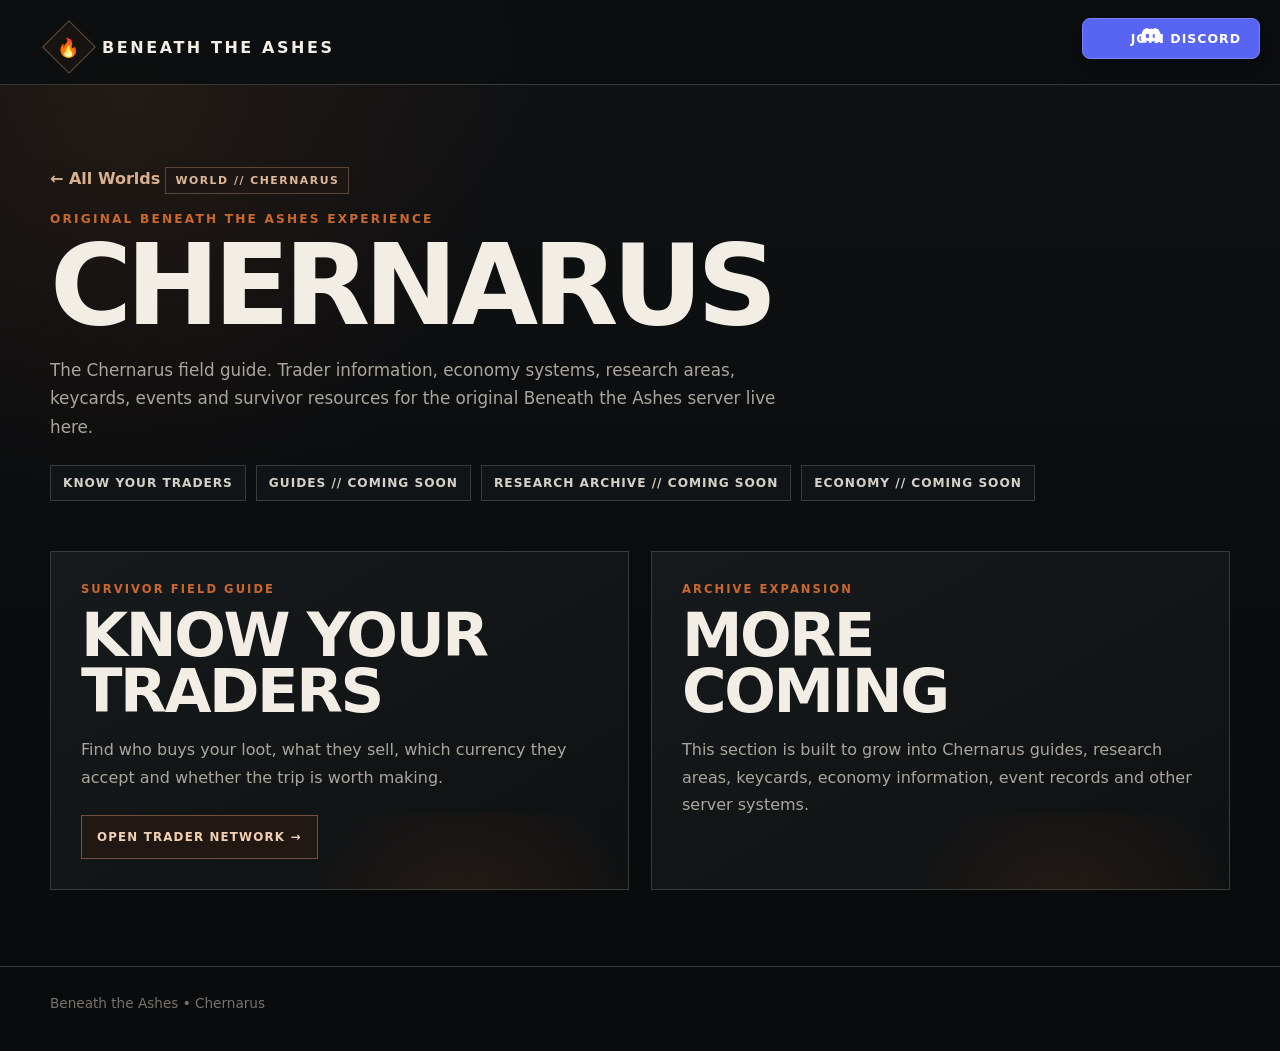
<file: chernarus/index.html>
<!doctype html>
<html lang="en">
<head>
  <meta charset="utf-8">
  <meta name="viewport" content="width=device-width,initial-scale=1">
  <title>Chernarus | Beneath the Ashes</title>
  <meta name="description" content="Beneath the Ashes Chernarus survivor hub: traders, economy, systems, guides and lore.">
  <link rel="stylesheet" href="../styles.css">
</head>
<body>
<header><div class="wrap"><div class="brand"><div class="mark"><span>🔥</span></div><div>Beneath the Ashes</div></div></div></header>
<main class="wrap">
  <section class="project-hero">
    <a class="back" href="../">← All Worlds</a>
    <div class="world-tag">World // Chernarus</div>
    <div class="kicker">Original Beneath the Ashes Experience</div>
    <h1>Chernarus</h1>
    <p>The Chernarus field guide. Trader information, economy systems, research areas, keycards, events and survivor resources for the original Beneath the Ashes server live here.</p>
    <nav class="section-nav">
      <a href="./traders/">Know Your Traders</a>
      <a href="#">Guides // Coming Soon</a>
      <a href="#">Research Archive // Coming Soon</a>
      <a href="#">Economy // Coming Soon</a>
    </nav>
  </section>
  <section class="project-grid">
    <a class="project-card" href="./traders/">
      <div class="project-label">Survivor Field Guide</div>
      <h2>Know Your<br>Traders</h2>
      <p>Find who buys your loot, what they sell, which currency they accept and whether the trip is worth making.</p>
      <div class="project-links"><span class="button">Open Trader Network →</span></div>
    </a>
    <div class="project-card">
      <div class="project-label">Archive Expansion</div>
      <h2>More<br>Coming</h2>
      <p>This section is built to grow into Chernarus guides, research areas, keycards, economy information, event records and other server systems.</p>
    </div>
  </section>
</main>
<footer><div class="wrap">Beneath the Ashes • Chernarus</div></footer>
<script src="https://beneaththeashesdayz.github.io/site.js"></script>
</body>
</html>
</file>
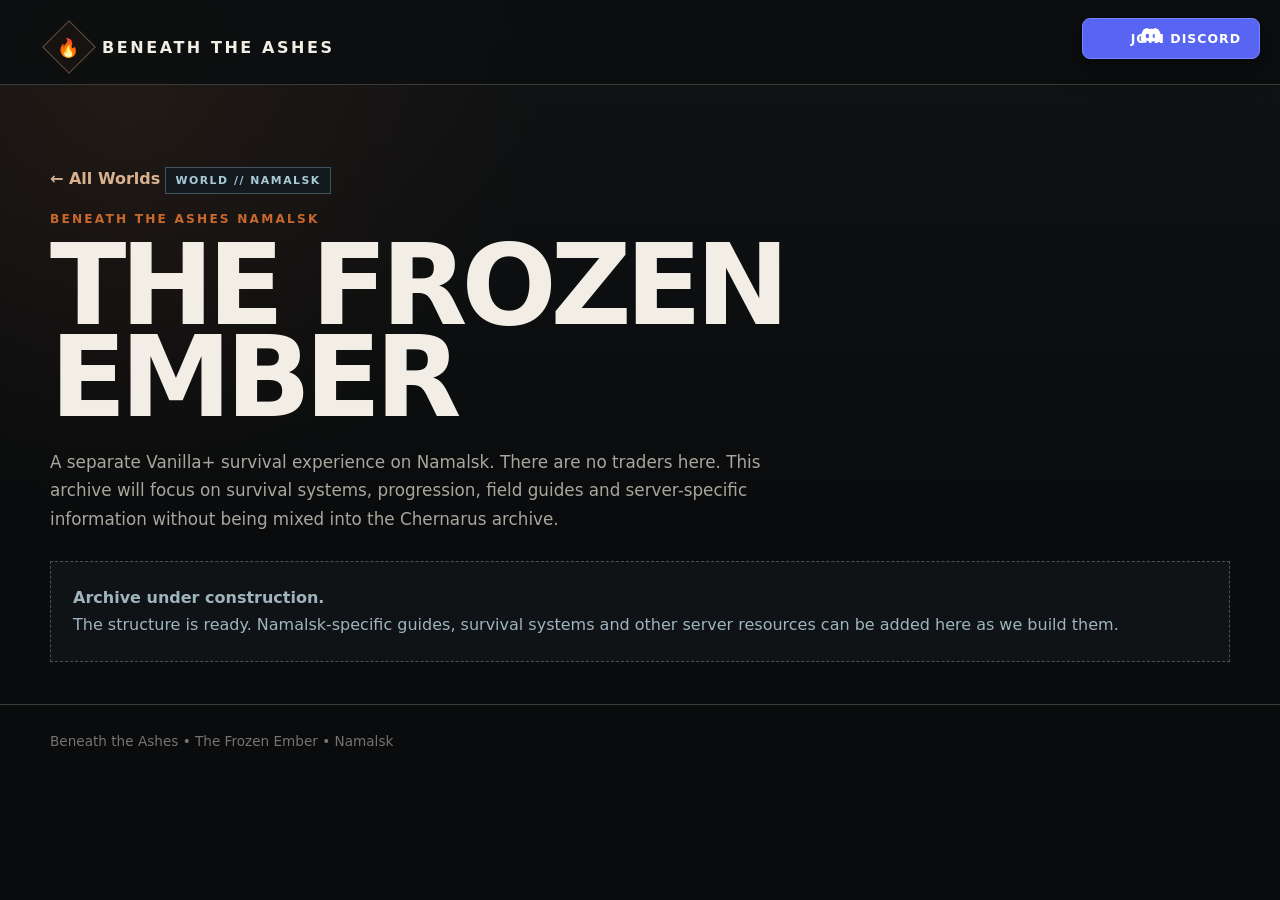
<file: namalsk/index.html>
<!doctype html>
<html lang="en">
<head>
  <meta charset="utf-8">
  <meta name="viewport" content="width=device-width,initial-scale=1">
  <title>The Frozen Ember | Beneath the Ashes Namalsk</title>
  <meta name="description" content="Beneath the Ashes Namalsk: The Frozen Ember survivor hub for the Vanilla+ Namalsk experience.">
  <link rel="stylesheet" href="../styles.css">
</head>
<body>
<header><div class="wrap"><div class="brand"><div class="mark"><span>🔥</span></div><div>Beneath the Ashes</div></div></div></header>
<main class="wrap">
  <section class="project-hero">
    <a class="back" href="../">← All Worlds</a>
    <div class="world-tag frozen">World // Namalsk</div>
    <div class="kicker">Beneath the Ashes Namalsk</div>
    <h1>The Frozen<br>Ember</h1>
    <p>A separate Vanilla+ survival experience on Namalsk. There are no traders here. This archive will focus on survival systems, progression, field guides and server-specific information without being mixed into the Chernarus archive.</p>
    <div class="coming-soon"><strong>Archive under construction.</strong><br>The structure is ready. Namalsk-specific guides, survival systems and other server resources can be added here as we build them.</div>
  </section>
</main>
<footer><div class="wrap">Beneath the Ashes • The Frozen Ember • Namalsk</div></footer>
<script src="https://beneaththeashesdayz.github.io/site.js"></script>
</body>
</html>
</file>
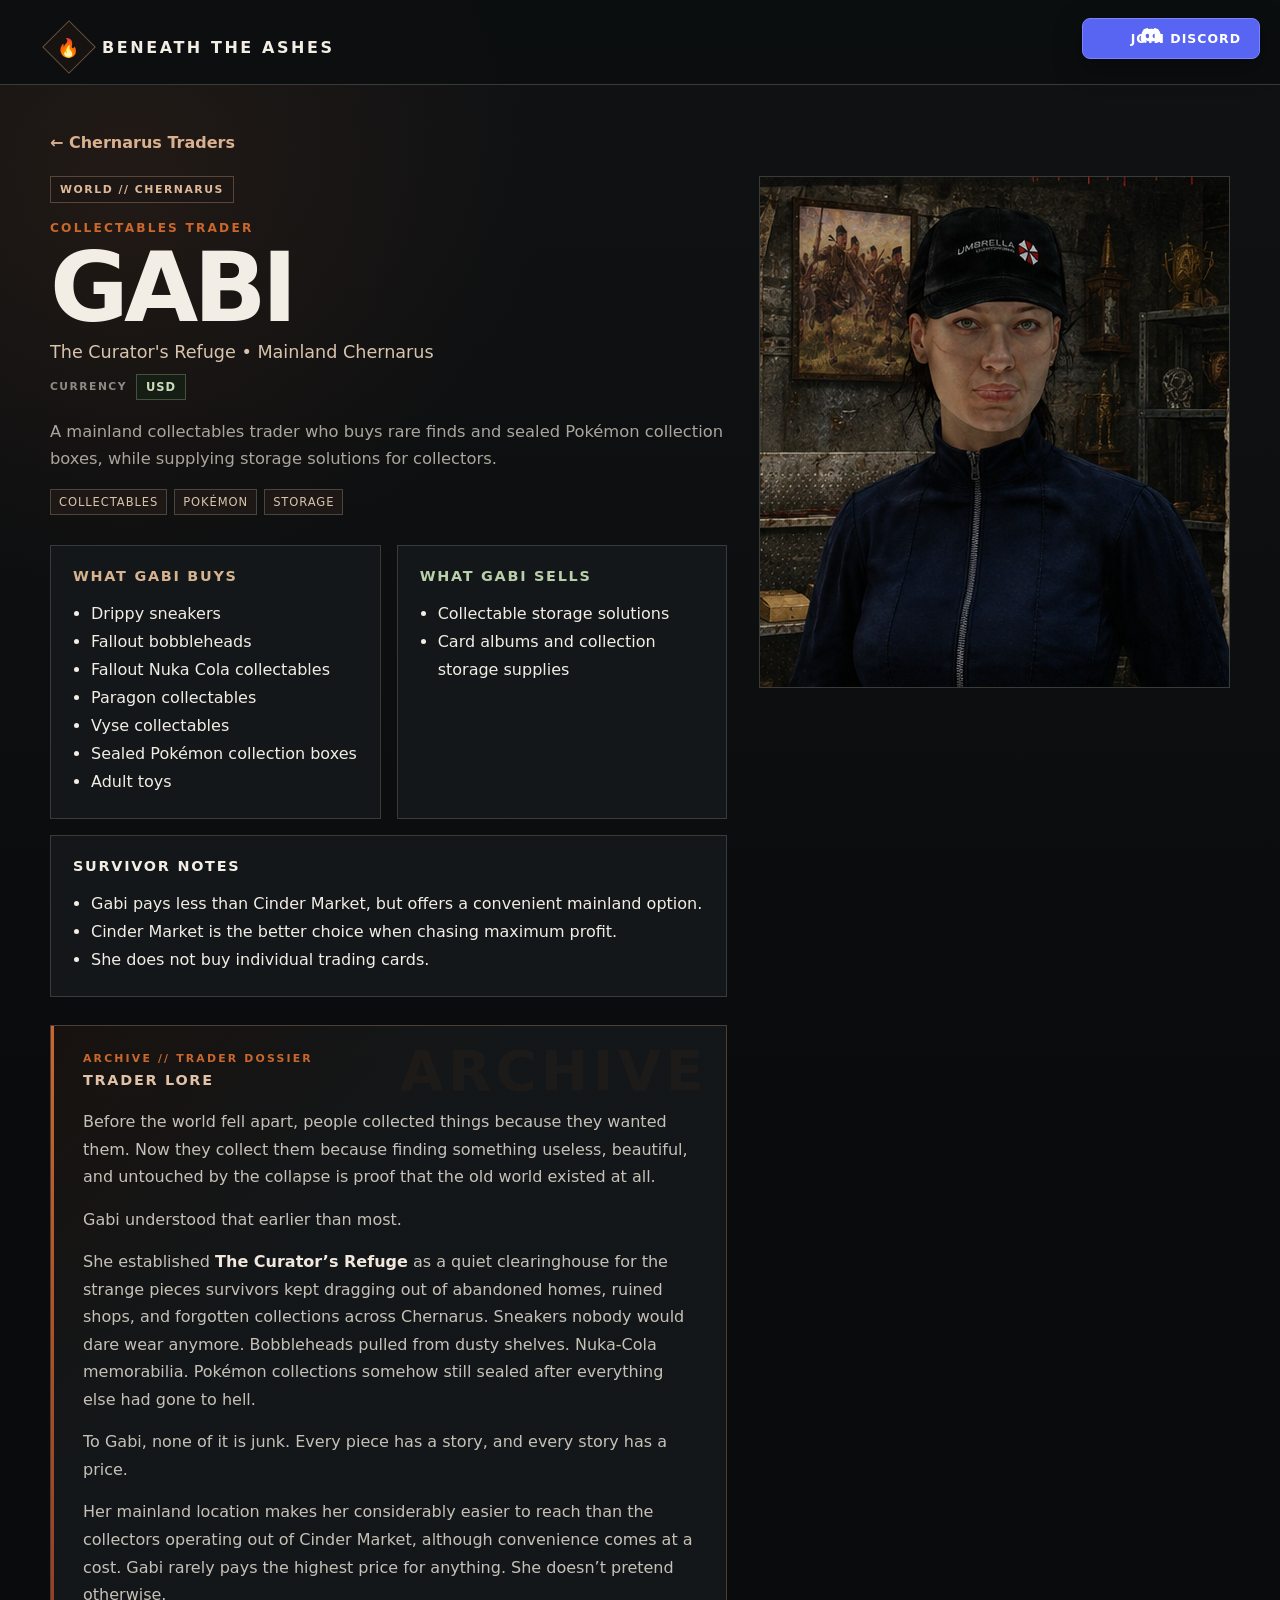
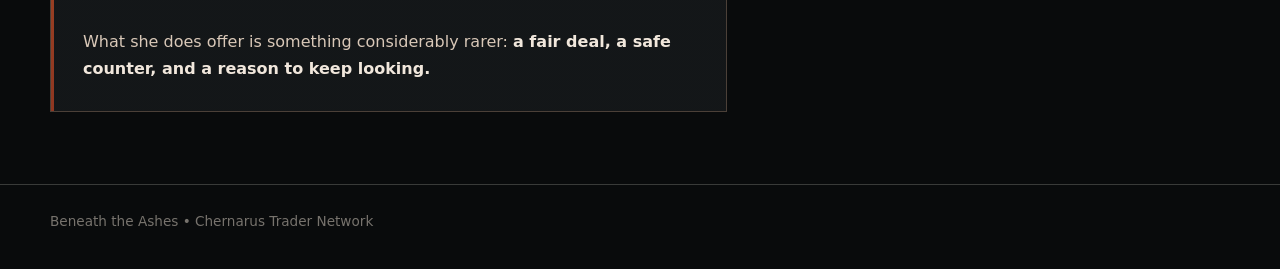
<file: traders/gabi/index.html>
<!doctype html><html lang="en"><head><meta charset="utf-8"><meta http-equiv="refresh" content="0; url=../../chernarus/traders/gabi/"><link rel="canonical" href="https://beneaththeashesdayz.github.io/chernarus/traders/gabi/"><title>Gabi | Chernarus | Beneath the Ashes</title></head><body><p>Gabi's profile has moved to the <a href="../../chernarus/traders/gabi/">Chernarus Trader Network</a>.</p></body></html>
</file>
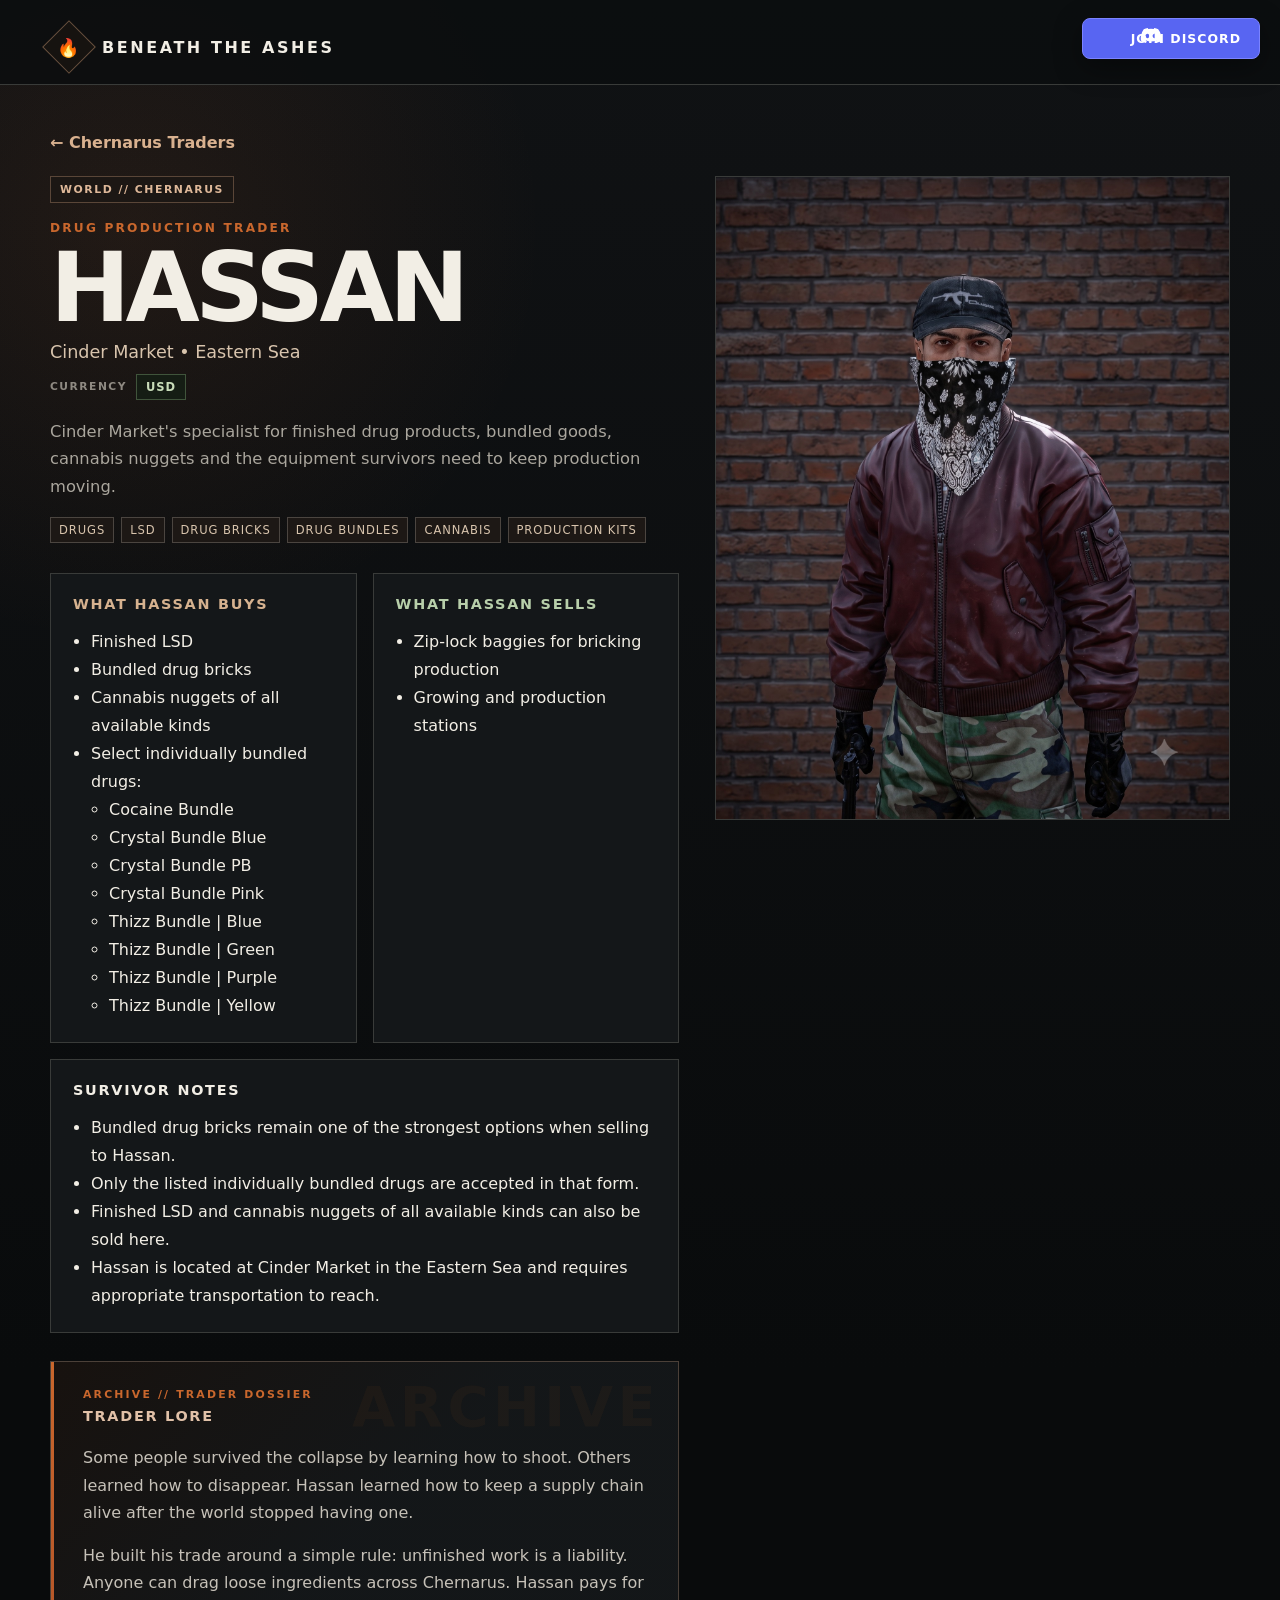
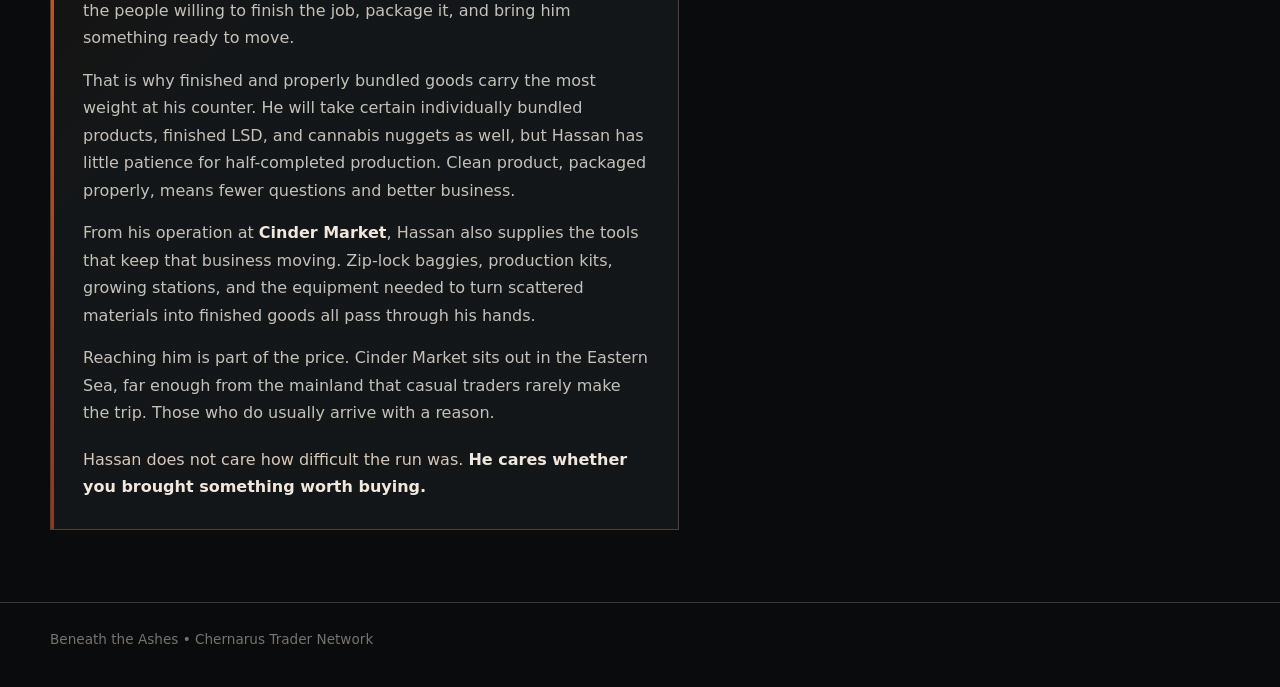
<file: traders/hassan/index.html>
<!doctype html><html lang="en"><head><meta charset="utf-8"><meta http-equiv="refresh" content="0; url=../../chernarus/traders/hassan/"><link rel="canonical" href="https://beneaththeashesdayz.github.io/chernarus/traders/hassan/"><title>Hassan | Chernarus | Beneath the Ashes</title></head><body><p>Hassan's profile has moved to the <a href="../../chernarus/traders/hassan/">Chernarus Trader Network</a>.</p></body></html>
</file>
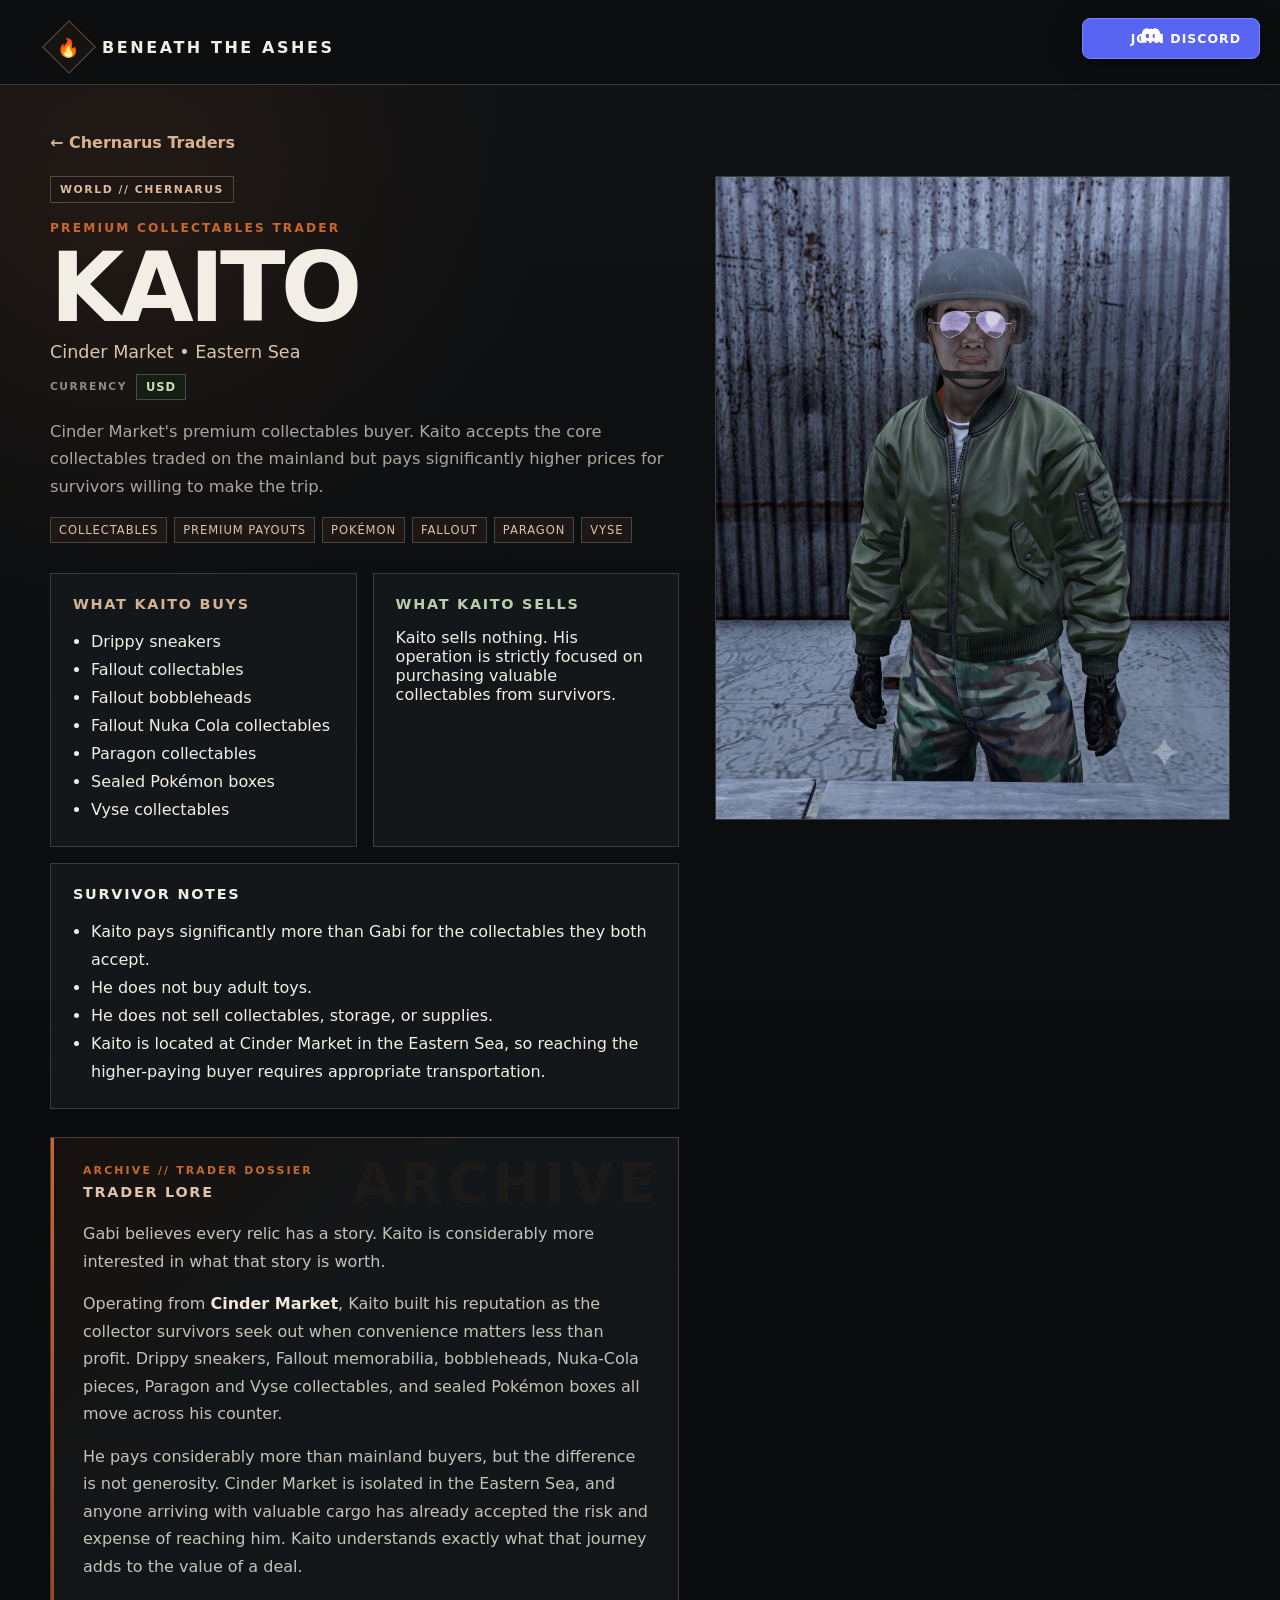
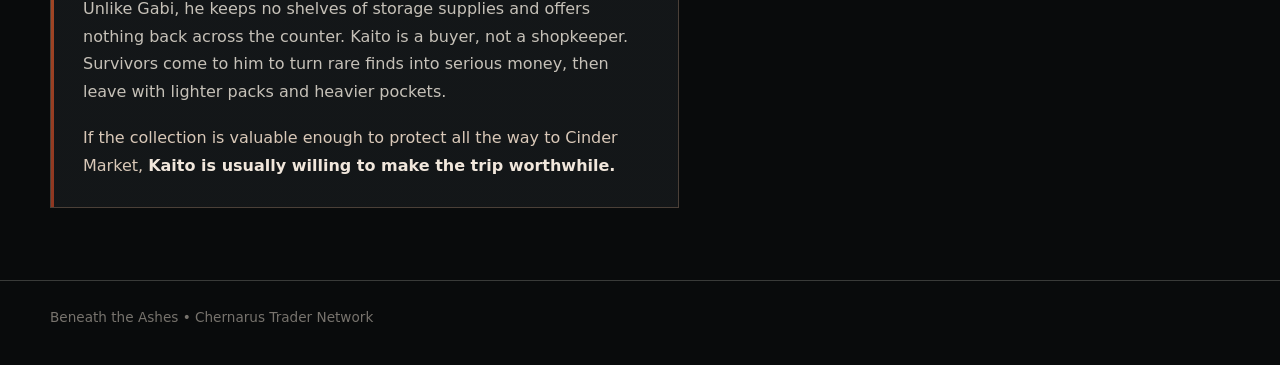
<file: traders/kaito/index.html>
<!doctype html><html lang="en"><head><meta charset="utf-8"><meta http-equiv="refresh" content="0; url=../../chernarus/traders/kaito/"><link rel="canonical" href="https://beneaththeashesdayz.github.io/chernarus/traders/kaito/"><title>Kaito | Chernarus | Beneath the Ashes</title></head><body><p>Kaito's profile has moved to the <a href="../../chernarus/traders/kaito/">Chernarus Trader Network</a>.</p></body></html>
</file>
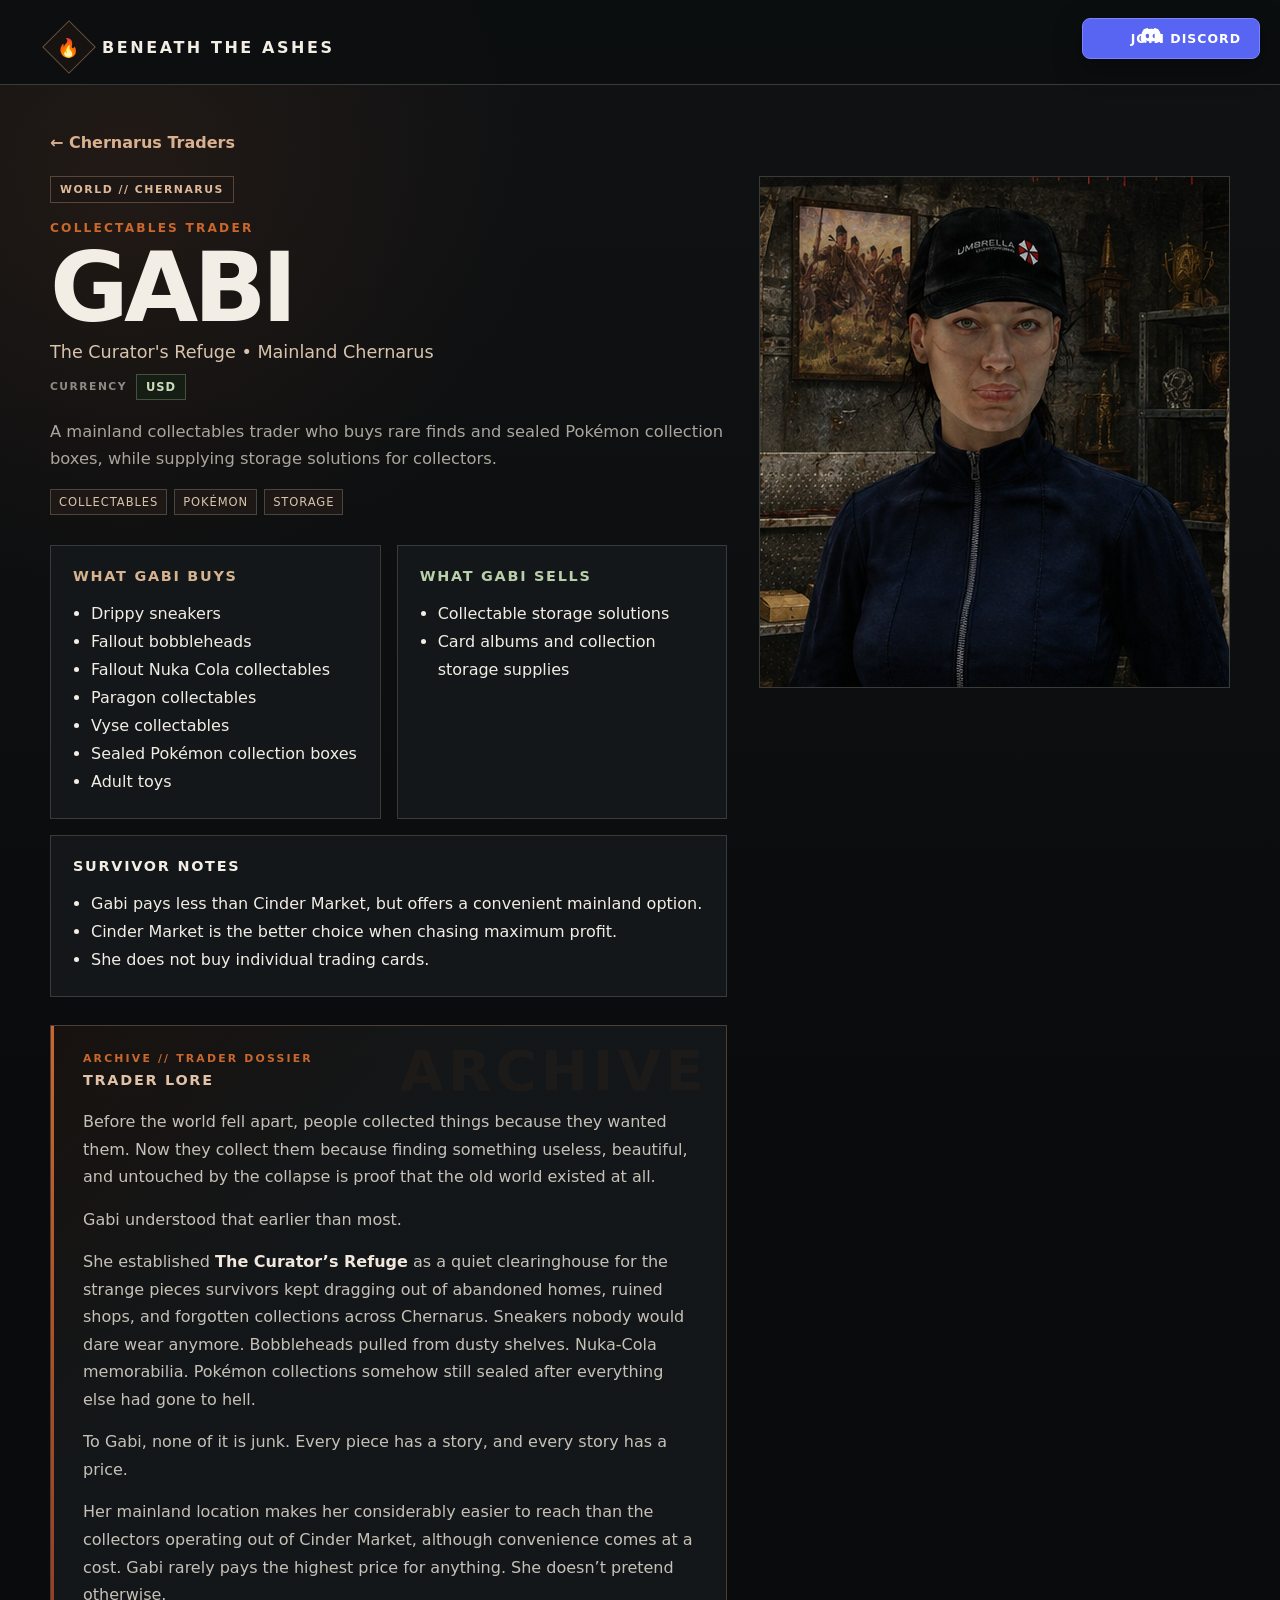
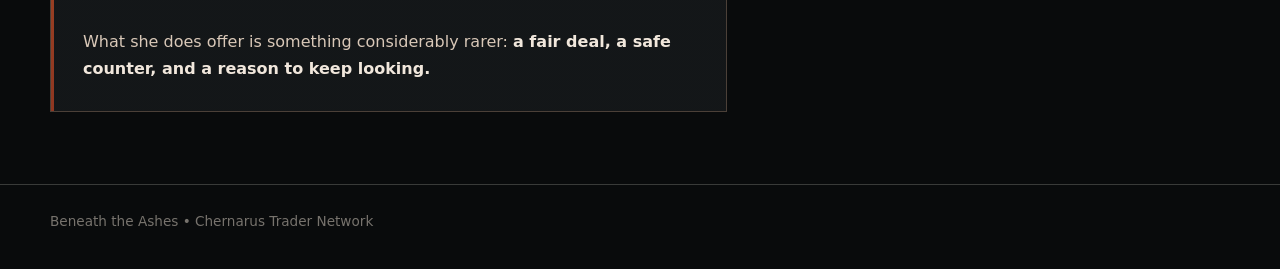
<file: chernarus/traders/gabi/index.html>
<!doctype html>
<html lang="en">
<head>
  <meta charset="utf-8">
  <meta name="viewport" content="width=device-width,initial-scale=1">
  <title>Gabi | Chernarus | Beneath the Ashes</title>
  <meta name="description" content="Gabi, Chernarus collectables trader at The Curator's Refuge.">
  <meta property="og:title" content="Gabi | Chernarus Collectables Trader">
  <meta property="og:description" content="The Curator's Refuge • Chernarus • Collectables • Pokémon • Storage">
  <meta property="og:type" content="website">
  <meta property="og:image" content="https://beneaththeashesdayz.github.io/assets/traders/gabi.jpg">
  <meta property="og:url" content="https://beneaththeashesdayz.github.io/chernarus/traders/gabi/">
  <meta name="twitter:card" content="summary_large_image">
  <link rel="stylesheet" href="../../../styles.css">
</head>
<body>
<header><div class="wrap"><div class="brand"><div class="mark"><span>🔥</span></div><div>Beneath the Ashes</div></div></div></header>
<main class="wrap profile">
  <a class="back" href="../">← Chernarus Traders</a>
  <section class="profile-top profile-top-gabi">
    <div>
      <div class="world-tag">World // Chernarus</div>
      <div class="kicker">Collectables Trader</div>
      <h1>Gabi</h1>
      <div class="location">The Curator's Refuge • Mainland Chernarus</div>
      <div class="currency-line"><span class="currency-label">Currency</span><span class="currency-badge currency-usd">USD</span></div>
      <p class="summary">A mainland collectables trader who buys rare finds and sealed Pokémon collection boxes, while supplying storage solutions for collectors.</p>
      <div class="chips"><span class="chip">Collectables</span><span class="chip">Pokémon</span><span class="chip">Storage</span></div>
      <div class="info-grid">
        <article class="panel buy"><h3>What Gabi Buys</h3><ul><li>Drippy sneakers</li><li>Fallout bobbleheads</li><li>Fallout Nuka Cola collectables</li><li>Paragon collectables</li><li>Vyse collectables</li><li>Sealed Pokémon collection boxes</li><li>Adult toys</li></ul></article>
        <article class="panel sell"><h3>What Gabi Sells</h3><ul><li>Collectable storage solutions</li><li>Card albums and collection storage supplies</li></ul></article>
      </div>
      <article class="panel notes"><h3>Survivor Notes</h3><ul><li>Gabi pays less than Cinder Market, but offers a convenient mainland option.</li><li>Cinder Market is the better choice when chasing maximum profit.</li><li>She does not buy individual trading cards.</li></ul></article>
      <article class="panel lore"><div class="lore-eyebrow">Archive // Trader Dossier</div><h3>Trader Lore</h3><p>Before the world fell apart, people collected things because they wanted them. Now they collect them because finding something useless, beautiful, and untouched by the collapse is proof that the old world existed at all.</p><p>Gabi understood that earlier than most.</p><p>She established <strong>The Curator’s Refuge</strong> as a quiet clearinghouse for the strange pieces survivors kept dragging out of abandoned homes, ruined shops, and forgotten collections across Chernarus. Sneakers nobody would dare wear anymore. Bobbleheads pulled from dusty shelves. Nuka-Cola memorabilia. Pokémon collections somehow still sealed after everything else had gone to hell.</p><p>To Gabi, none of it is junk. Every piece has a story, and every story has a price.</p><p>Her mainland location makes her considerably easier to reach than the collectors operating out of Cinder Market, although convenience comes at a cost. Gabi rarely pays the highest price for anything. She doesn’t pretend otherwise.</p><p class="lore-closing">What she does offer is something considerably rarer: <strong>a fair deal, a safe counter, and a reason to keep looking.</strong></p></article>
    </div>
    <div class="portrait-frame portrait-frame-gabi"><img class="portrait portrait-gabi" src="../../../assets/traders/gabi.jpg" alt="Gabi, Collectables Trader"></div>
  </section>
</main>
<footer><div class="wrap">Beneath the Ashes • Chernarus Trader Network</div></footer>
</body>
</html>
</file>
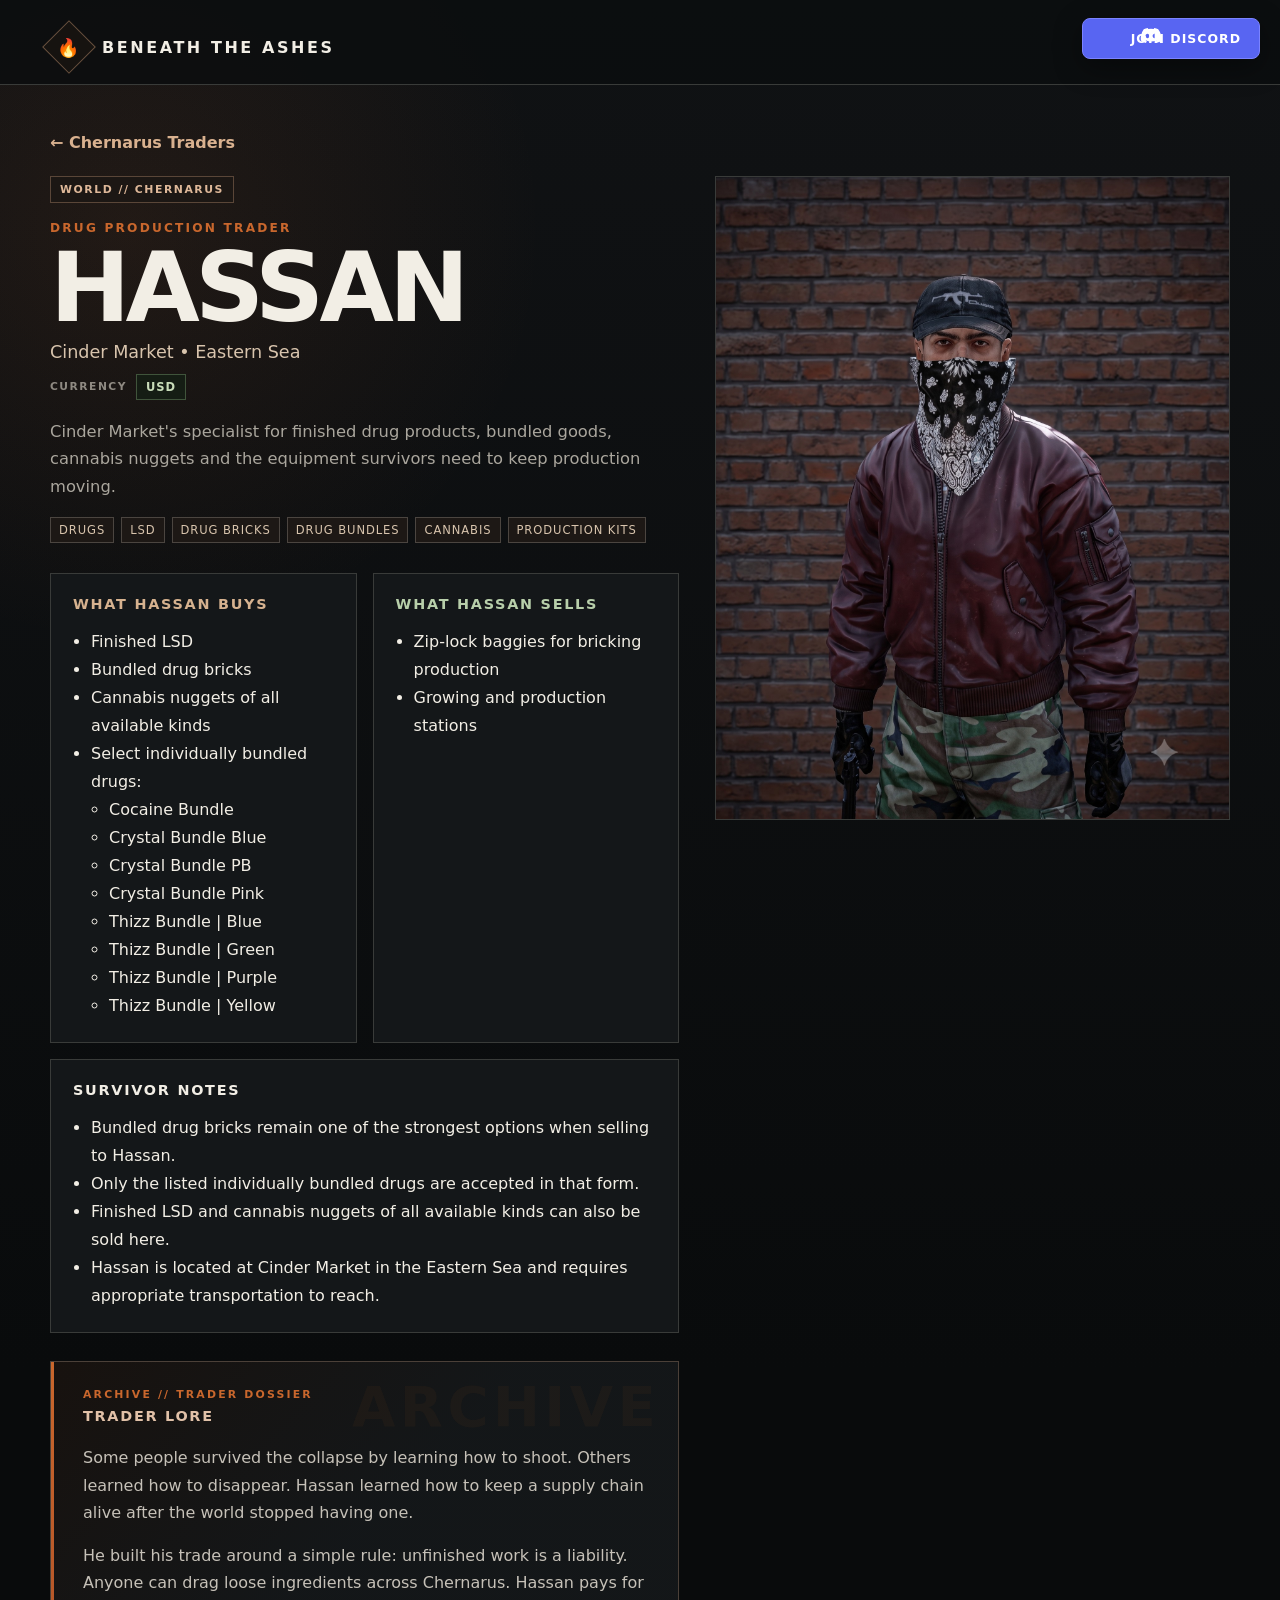
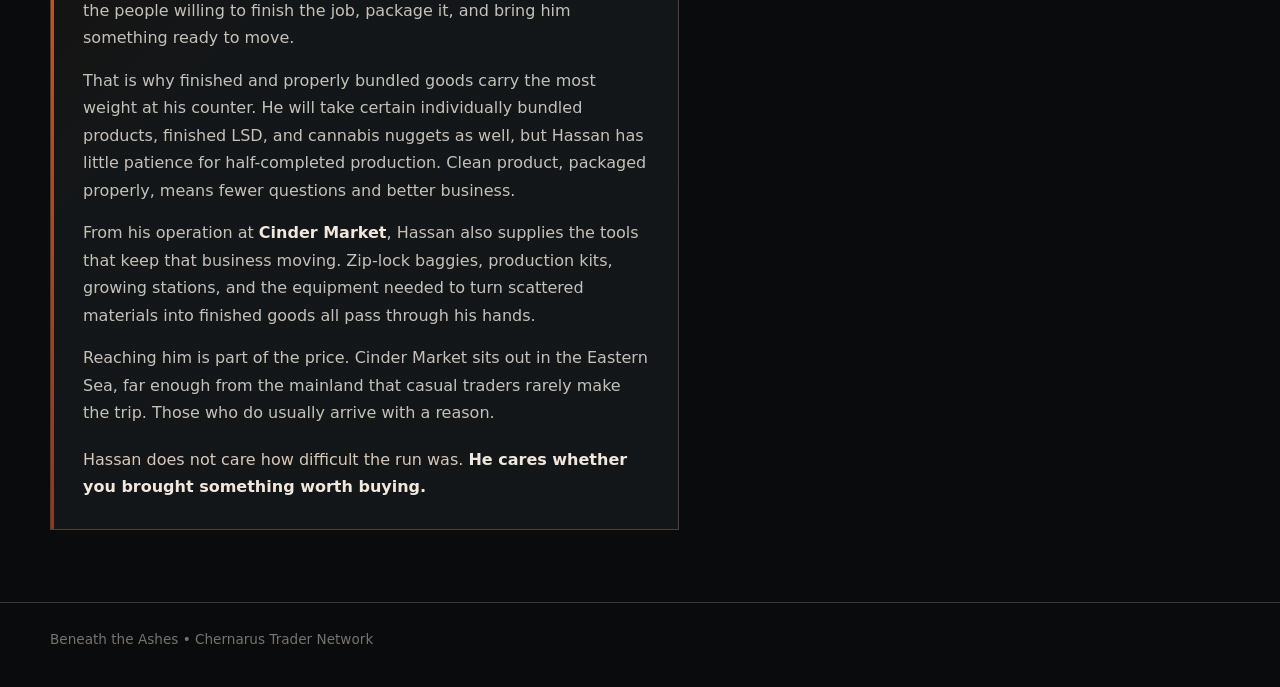
<file: chernarus/traders/hassan/index.html>
<!doctype html>
<html lang="en">
<head>
  <meta charset="utf-8">
  <meta name="viewport" content="width=device-width,initial-scale=1">
  <title>Hassan | Chernarus | Beneath the Ashes</title>
  <meta name="description" content="Hassan, Cinder Market drug production trader buying finished drugs, bundled drug bricks, select drug bundles, LSD and cannabis nuggets on Chernarus.">
  <meta property="og:title" content="Hassan | Chernarus Drug Production Trader">
  <meta property="og:description" content="Cinder Market • Drugs • LSD • Drug Bricks • Cannabis • Production Kits">
  <meta property="og:type" content="website">
  <meta property="og:image" content="https://beneaththeashesdayz.github.io/assets/traders/hassan.jpg">
  <meta property="og:url" content="https://beneaththeashesdayz.github.io/chernarus/traders/hassan/">
  <meta name="twitter:card" content="summary_large_image">
  <link rel="stylesheet" href="../../../styles.css">
</head>
<body>
<header><div class="wrap"><div class="brand"><div class="mark"><span>🔥</span></div><div>Beneath the Ashes</div></div></div></header>
<main class="wrap profile">
  <a class="back" href="../">← Chernarus Traders</a>
  <section class="profile-top">
    <div>
      <div class="world-tag">World // Chernarus</div>
      <div class="kicker">Drug Production Trader</div>
      <h1>Hassan</h1>
      <div class="location">Cinder Market • Eastern Sea</div>
      <div class="currency-line"><span class="currency-label">Currency</span><span class="currency-badge currency-usd">USD</span></div>
      <p class="summary">Cinder Market's specialist for finished drug products, bundled goods, cannabis nuggets and the equipment survivors need to keep production moving.</p>
      <div class="chips"><span class="chip">Drugs</span><span class="chip">LSD</span><span class="chip">Drug Bricks</span><span class="chip">Drug Bundles</span><span class="chip">Cannabis</span><span class="chip">Production Kits</span></div>
      <div class="info-grid">
        <article class="panel buy"><h3>What Hassan Buys</h3><ul><li>Finished LSD</li><li>Bundled drug bricks</li><li>Cannabis nuggets of all available kinds</li><li>Select individually bundled drugs:<ul><li>Cocaine Bundle</li><li>Crystal Bundle Blue</li><li>Crystal Bundle PB</li><li>Crystal Bundle Pink</li><li>Thizz Bundle | Blue</li><li>Thizz Bundle | Green</li><li>Thizz Bundle | Purple</li><li>Thizz Bundle | Yellow</li></ul></li></ul></article>
        <article class="panel sell"><h3>What Hassan Sells</h3><ul><li>Zip-lock baggies for bricking production</li><li>Growing and production stations</li></ul></article>
      </div>
      <article class="panel notes"><h3>Survivor Notes</h3><ul><li>Bundled drug bricks remain one of the strongest options when selling to Hassan.</li><li>Only the listed individually bundled drugs are accepted in that form.</li><li>Finished LSD and cannabis nuggets of all available kinds can also be sold here.</li><li>Hassan is located at Cinder Market in the Eastern Sea and requires appropriate transportation to reach.</li></ul></article>
      <article class="panel lore"><div class="lore-eyebrow">Archive // Trader Dossier</div><h3>Trader Lore</h3><p>Some people survived the collapse by learning how to shoot. Others learned how to disappear. Hassan learned how to keep a supply chain alive after the world stopped having one.</p><p>He built his trade around a simple rule: unfinished work is a liability. Anyone can drag loose ingredients across Chernarus. Hassan pays for the people willing to finish the job, package it, and bring him something ready to move.</p><p>That is why finished and properly bundled goods carry the most weight at his counter. He will take certain individually bundled products, finished LSD, and cannabis nuggets as well, but Hassan has little patience for half-completed production. Clean product, packaged properly, means fewer questions and better business.</p><p>From his operation at <strong>Cinder Market</strong>, Hassan also supplies the tools that keep that business moving. Zip-lock baggies, production kits, growing stations, and the equipment needed to turn scattered materials into finished goods all pass through his hands.</p><p>Reaching him is part of the price. Cinder Market sits out in the Eastern Sea, far enough from the mainland that casual traders rarely make the trip. Those who do usually arrive with a reason.</p><p class="lore-closing">Hassan does not care how difficult the run was. <strong>He cares whether you brought something worth buying.</strong></p></article>
    </div>
    <img class="portrait" src="../../../assets/traders/hassan.jpg" alt="Hassan, Drug Production Trader">
  </section>
</main>
<footer><div class="wrap">Beneath the Ashes • Chernarus Trader Network</div></footer>
</body>
</html>
</file>
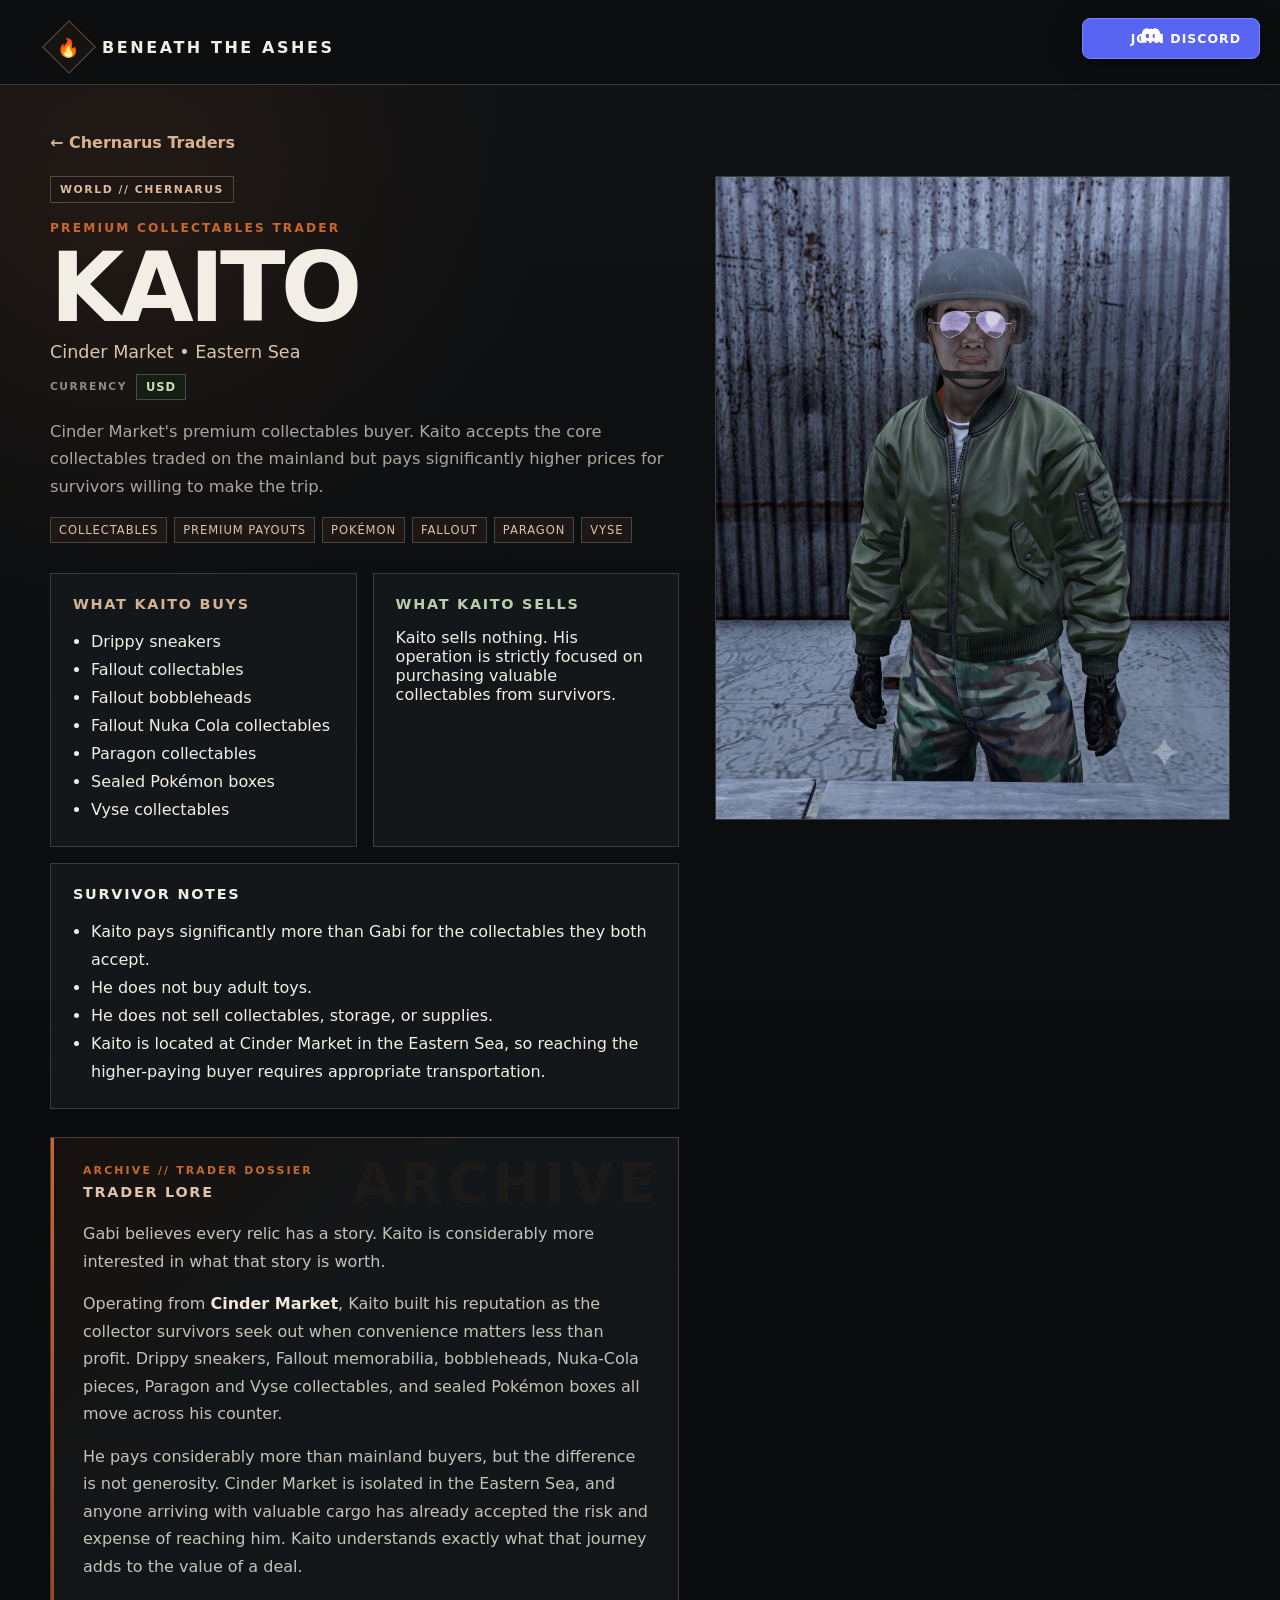
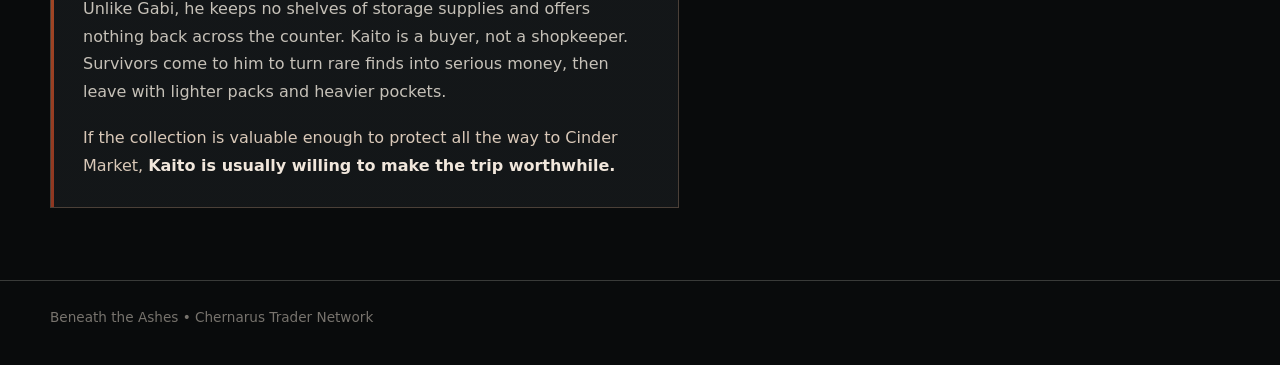
<file: chernarus/traders/kaito/index.html>
<!doctype html>
<html lang="en">
<head>
  <meta charset="utf-8">
  <meta name="viewport" content="width=device-width,initial-scale=1">
  <title>Kaito | Chernarus | Beneath the Ashes</title>
  <meta name="description" content="Kaito, Cinder Market premium collectables buyer paying higher prices for collectables on Chernarus.">
  <meta property="og:title" content="Kaito | Chernarus Premium Collectables Trader">
  <meta property="og:description" content="Cinder Market • Premium Collectables • Higher Payouts • Pokémon • Fallout">
  <meta property="og:type" content="website">
  <meta property="og:image" content="https://beneaththeashesdayz.github.io/assets/traders/kaito.jpg">
  <meta property="og:url" content="https://beneaththeashesdayz.github.io/chernarus/traders/kaito/">
  <meta name="twitter:card" content="summary_large_image">
  <link rel="stylesheet" href="../../../styles.css">
</head>
<body>
<header><div class="wrap"><div class="brand"><div class="mark"><span>🔥</span></div><div>Beneath the Ashes</div></div></div></header>
<main class="wrap profile">
  <a class="back" href="../">← Chernarus Traders</a>
  <section class="profile-top">
    <div>
      <div class="world-tag">World // Chernarus</div>
      <div class="kicker">Premium Collectables Trader</div>
      <h1>Kaito</h1>
      <div class="location">Cinder Market • Eastern Sea</div>
      <div class="currency-line"><span class="currency-label">Currency</span><span class="currency-badge currency-usd">USD</span></div>
      <p class="summary">Cinder Market's premium collectables buyer. Kaito accepts the core collectables traded on the mainland but pays significantly higher prices for survivors willing to make the trip.</p>
      <div class="chips"><span class="chip">Collectables</span><span class="chip">Premium Payouts</span><span class="chip">Pokémon</span><span class="chip">Fallout</span><span class="chip">Paragon</span><span class="chip">Vyse</span></div>
      <div class="info-grid">
        <article class="panel buy"><h3>What Kaito Buys</h3><ul><li>Drippy sneakers</li><li>Fallout collectables</li><li>Fallout bobbleheads</li><li>Fallout Nuka Cola collectables</li><li>Paragon collectables</li><li>Sealed Pokémon boxes</li><li>Vyse collectables</li></ul></article>
        <article class="panel sell"><h3>What Kaito Sells</h3><p>Kaito sells nothing. His operation is strictly focused on purchasing valuable collectables from survivors.</p></article>
      </div>
      <article class="panel notes"><h3>Survivor Notes</h3><ul><li>Kaito pays significantly more than Gabi for the collectables they both accept.</li><li>He does not buy adult toys.</li><li>He does not sell collectables, storage, or supplies.</li><li>Kaito is located at Cinder Market in the Eastern Sea, so reaching the higher-paying buyer requires appropriate transportation.</li></ul></article>
      <article class="panel lore"><div class="lore-eyebrow">Archive // Trader Dossier</div><h3>Trader Lore</h3><p>Gabi believes every relic has a story. Kaito is considerably more interested in what that story is worth.</p><p>Operating from <strong>Cinder Market</strong>, Kaito built his reputation as the collector survivors seek out when convenience matters less than profit. Drippy sneakers, Fallout memorabilia, bobbleheads, Nuka-Cola pieces, Paragon and Vyse collectables, and sealed Pokémon boxes all move across his counter.</p><p>He pays considerably more than mainland buyers, but the difference is not generosity. Cinder Market is isolated in the Eastern Sea, and anyone arriving with valuable cargo has already accepted the risk and expense of reaching him. Kaito understands exactly what that journey adds to the value of a deal.</p><p>Unlike Gabi, he keeps no shelves of storage supplies and offers nothing back across the counter. Kaito is a buyer, not a shopkeeper. Survivors come to him to turn rare finds into serious money, then leave with lighter packs and heavier pockets.</p><p class="lore-closing">If the collection is valuable enough to protect all the way to Cinder Market, <strong>Kaito is usually willing to make the trip worthwhile.</strong></p></article>
    </div>
    <img class="portrait" src="../../../assets/traders/kaito.jpg" alt="Kaito, Premium Collectables Trader">
  </section>
</main>
<footer><div class="wrap">Beneath the Ashes • Chernarus Trader Network</div></footer>
</body>
</html>
</file>
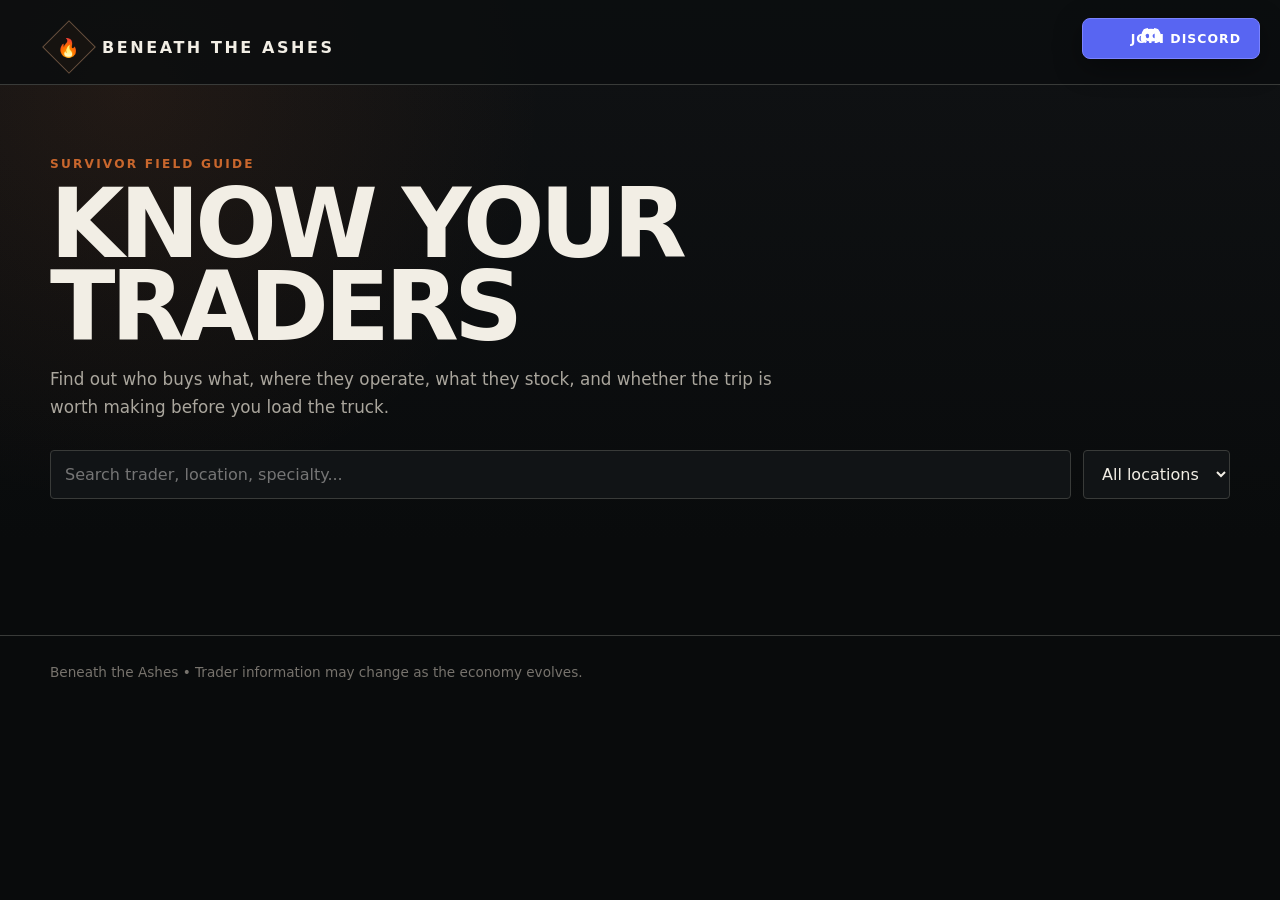
<file: _index.template.html>
<!doctype html>
<html lang="en">
<head>
  <meta charset="utf-8">
  <meta name="viewport" content="width=device-width,initial-scale=1">
  <title>Know Your Traders | Beneath the Ashes</title>
  <meta name="description" content="Explore Beneath the Ashes traders, locations, specialties, buying lists and stock information.">
  <meta property="og:title" content="Know Your Traders | Beneath the Ashes">
  <meta property="og:description" content="Find the right trader before you make the trip.">
  <meta property="og:type" content="website">
  <link rel="stylesheet" href="../styles.css">
</head>
<body>
<header><div class="wrap"><div class="brand"><div class="mark"><span>🔥</span></div><div>Beneath the Ashes</div></div></div></header>
<main class="wrap">
<section class="hero">
  <div class="kicker">Survivor Field Guide</div>
  <h1>Know Your<br>Traders</h1>
  <p>Find out who buys what, where they operate, what they stock, and whether the trip is worth making before you load the truck.</p>
  <div class="toolbar">
    <input id="search" type="search" placeholder="Search trader, location, specialty..." aria-label="Search traders">
    <select id="location" aria-label="Filter by location"><option value="">All locations</option></select>
  </div>
</section>
<section class="grid" id="traderGrid"></section>
<div class="empty" id="empty">No traders match that search.</div>
</main>
<footer><div class="wrap">Beneath the Ashes • Trader information may change as the economy evolves.</div></footer>
<script>
const traders = __TRADERS__;
const grid = document.getElementById('traderGrid');
const search = document.getElementById('search');
const locationFilter = document.getElementById('location');
const empty = document.getElementById('empty');

[...new Set(traders.map(t=>t.location))].sort().forEach(loc=>{
  const o=document.createElement('option');o.value=loc;o.textContent=loc;locationFilter.appendChild(o);
});

function render(){
  const q=search.value.trim().toLowerCase(), loc=locationFilter.value;
  const filtered=traders.filter(t=>{
    const hay=[t.name,t.title,t.location,t.region,t.specialty,t.summary,...t.buys,...t.sells].join(' ').toLowerCase();
    return (!q||hay.includes(q))&&(!loc||t.location===loc);
  });
  grid.innerHTML=filtered.map(t=>`
    <a class="card" href="./${t.slug}/">
      <img src="../${t.image}" alt="${t.name}, ${t.title}" onerror="this.style.display='none'">
      <div class="card-body">
        <div class="kicker">${t.title}</div>
        <h2>${t.name}</h2>
        <div class="meta">${t.location} • ${t.region}</div>
        <div class="chips">${t.specialty.split('•').map(x=>`<span class="chip">${x.trim()}</span>`).join('')}</div>
        <span class="cta">Open trader profile →</span>
      </div>
    </a>`).join('');
  empty.style.display=filtered.length?'none':'block';
}
search.addEventListener('input',render); locationFilter.addEventListener('change',render); render();
</script>
</body>
</html>
</file>
<file: styles.css>
:root{
  --bg:#0b0d0e;--panel:#141719;--panel2:#1b1f21;--text:#f2eee5;--muted:#aaa69d;
  --ash:#6f6b63;--ember:#c9672d;--ember2:#8f3721;--line:#393b39;--green:#9eb98e;
}
*{box-sizing:border-box}
html{scroll-behavior:smooth}
body{margin:0;background:
radial-gradient(circle at 10% 10%,rgba(201,103,45,.10),transparent 26rem),
linear-gradient(180deg,#101214,#090b0c 60%);color:var(--text);
font-family:Inter,ui-sans-serif,system-ui,-apple-system,BlinkMacSystemFont,"Segoe UI",sans-serif;min-height:100vh}
a{color:inherit;text-decoration:none}
.wrap{width:min(1180px,calc(100% - 32px));margin:auto}
header{padding:28px 0 18px;border-bottom:1px solid var(--line);background:rgba(11,13,14,.86)}
.brand{display:flex;align-items:center;gap:14px;font-weight:900;letter-spacing:.16em;text-transform:uppercase}
.mark{width:38px;height:38px;border:1px solid #69513f;display:grid;place-items:center;transform:rotate(45deg);background:#161310}
.mark span{transform:rotate(-45deg);font-size:18px}
body:after{content:"Join Discord";position:fixed;z-index:9998;top:18px;right:20px;padding:12px 18px 12px 48px;border:1px solid #7b83ff;border-radius:8px;background:#5865F2;color:#fff;font-size:.78rem;font-weight:900;letter-spacing:.08em;text-transform:uppercase;box-shadow:0 8px 28px rgba(0,0,0,.38);pointer-events:none}
body:before{content:"";position:fixed;z-index:9999;top:28px;right:119px;width:22px;height:17px;background:#fff;clip-path:path("M19.27 1.33A16.2 16.2 0 0 0 15.23 0l-.5 1.02a14.7 14.7 0 0 0-5.46 0L8.77 0a16.3 16.3 0 0 0-4.05 1.34C2.16 5.16 1.47 8.88 1.82 12.55a16.4 16.4 0 0 0 4.96 2.5l1.2-1.64a10.4 10.4 0 0 1-1.88-.9l.46-.35c3.63 1.68 7.56 1.68 11.14 0l.47.35c-.6.36-1.23.66-1.88.9l1.2 1.64a16.3 16.3 0 0 0 4.95-2.5c.42-4.25-.72-7.94-3.27-11.22ZM8.42 10.3c-1.08 0-1.97-1-1.97-2.22s.87-2.22 1.97-2.22 1.99 1 1.97 2.22c0 1.22-.87 2.22-1.97 2.22Zm7.16 0c-1.08 0-1.97-1-1.97-2.22s.87-2.22 1.97-2.22 1.99 1 1.97 2.22c0 1.22-.87 2.22-1.97 2.22Z");pointer-events:none}
body{padding-top:0}
body > header:after{content:"";position:fixed;z-index:10000;top:18px;right:20px;width:154px;height:42px;cursor:pointer}
.kicker{color:var(--ember);font-size:.76rem;text-transform:uppercase;letter-spacing:.18em;font-weight:800}
.hero{padding:72px 0 38px}
.hero h1,.profile h1{font-size:clamp(2.5rem,8vw,6rem);line-height:.86;margin:12px 0;text-transform:uppercase;letter-spacing:-.05em}
.hero p{max-width:760px;color:var(--muted);font-size:1.05rem;line-height:1.7}
.toolbar{display:flex;gap:12px;flex-wrap:wrap;margin:28px 0}
input,select{background:#111416;color:var(--text);border:1px solid var(--line);padding:13px 14px;border-radius:4px;font:inherit;min-height:46px}
input{flex:1;min-width:220px}
.grid{display:grid;grid-template-columns:repeat(auto-fit,minmax(240px,1fr));gap:18px;padding-bottom:70px}
.card{border:1px solid var(--line);background:linear-gradient(180deg,#171a1c,#101214);position:relative;overflow:hidden;min-height:390px;transition:.18s ease}
.card:hover{transform:translateY(-3px);border-color:#70513f}
.card img{width:100%;height:280px;object-fit:cover;object-position:center top;display:block;filter:saturate(.86) contrast(1.04)}
.card-body{padding:18px}
.card h2{margin:5px 0 2px;text-transform:uppercase;font-size:1.6rem;letter-spacing:.02em}
.meta{color:var(--muted);font-size:.88rem}
.chips{display:flex;gap:7px;flex-wrap:wrap;margin-top:14px}
.chip{border:1px solid #4b4540;color:#d8c4ad;background:#1d1815;padding:5px 8px;font-size:.72rem;text-transform:uppercase;letter-spacing:.08em}
.currency-line,.card-currency{display:flex;align-items:center;gap:9px;flex-wrap:wrap}
.currency-line{margin:0 0 18px}
.card-currency{margin-top:12px}
.currency-label{color:#8f8a82;font-size:.67rem;font-weight:800;letter-spacing:.14em;text-transform:uppercase}
.currency-badge{display:inline-flex;align-items:center;gap:5px;border:1px solid;padding:5px 9px;font-size:.72rem;font-weight:800;letter-spacing:.08em;text-transform:uppercase}
.currency-usd{color:#c9ddb9;background:#151d14;border-color:#40543b}
.currency-zombie{color:#d5bfdf;background:#1d161f;border-color:#5a405f}
.cta{display:inline-flex;margin-top:18px;color:#f0c7aa;font-weight:800;text-transform:uppercase;letter-spacing:.1em;font-size:.78rem}
.profile{padding:48px 0 72px}
.profile-top{display:grid;grid-template-columns:minmax(0,1.1fr) minmax(280px,.9fr);gap:36px;align-items:start}
.portrait{width:100%;aspect-ratio:4/5;object-fit:cover;object-position:center top;border:1px solid var(--line);background:#111}
.portrait-frame{width:100%;overflow:hidden;border:1px solid var(--line);background:#111}
.portrait-frame .portrait{border:0;display:block}
.profile-top-gabi{grid-template-columns:minmax(0,1.18fr) minmax(300px,.82fr);gap:32px}
.portrait-frame-gabi{aspect-ratio:4/4.35;max-height:575px}
.portrait-gabi{width:100%;height:100%;aspect-ratio:auto;object-fit:cover;object-position:center top;transform:scale(1.01)}
.location{font-size:1.1rem;color:#d8c4ad;margin:10px 0 12px}
.summary{color:var(--muted);line-height:1.7;font-size:1.02rem;max-width:700px}
.info-grid{display:grid;grid-template-columns:1fr 1fr;gap:16px;margin-top:30px}
.panel{border:1px solid var(--line);background:var(--panel);padding:22px}
.panel h3{margin:0 0 16px;text-transform:uppercase;letter-spacing:.12em;font-size:.9rem}
.panel.buy h3{color:#d6b28f}.panel.sell h3{color:#b8cfaa}
.panel ul{margin:0;padding-left:18px;line-height:1.75}
.notes{margin-top:16px}
.lore{position:relative;margin-top:28px;padding:26px 28px 28px 32px;border-color:#4b4038;background:linear-gradient(135deg,rgba(201,103,45,.075),rgba(20,23,25,.96) 34%);overflow:hidden}
.lore:before{content:"";position:absolute;left:0;top:0;bottom:0;width:3px;background:linear-gradient(180deg,var(--ember),var(--ember2))}
.lore:after{content:"ARCHIVE";position:absolute;right:18px;top:12px;color:rgba(201,103,45,.055);font-size:3.5rem;font-weight:900;letter-spacing:.08em;pointer-events:none}
.lore-eyebrow{position:relative;z-index:1;margin-bottom:7px;color:var(--ember);font-size:.68rem;font-weight:800;letter-spacing:.2em;text-transform:uppercase}
.lore h3{position:relative;z-index:1;margin-bottom:20px;color:#e1c1a8}
.lore p{position:relative;z-index:1;margin:0 0 15px;color:#c6c1b8;line-height:1.72}
.lore p:last-child{margin-bottom:0}
.lore strong{color:#f1e7dc}
.lore-closing{padding-top:4px;color:#d9c8b8!important}
.back{display:inline-block;margin-bottom:24px;color:#d9b18f;font-weight:800}
.project-hero{padding:82px 0 42px}
.project-hero h1{font-size:clamp(3rem,9vw,7rem);line-height:.82;margin:14px 0 24px;text-transform:uppercase;letter-spacing:-.055em}
.project-hero p{max-width:760px;color:var(--muted);font-size:1.05rem;line-height:1.7}
.project-grid{display:grid;grid-template-columns:repeat(2,minmax(0,1fr));gap:22px;padding:8px 0 76px}
.project-card{position:relative;min-height:330px;border:1px solid var(--line);background:linear-gradient(150deg,#171a1c,#0e1011);padding:30px;overflow:hidden;transition:.18s ease}
.project-card:hover{transform:translateY(-3px);border-color:#70513f}
.project-card:after{content:"";position:absolute;inset:auto -15% -55% 30%;height:260px;background:radial-gradient(circle,rgba(201,103,45,.13),transparent 65%);pointer-events:none}
.project-card.frozen:after{background:radial-gradient(circle,rgba(122,168,190,.13),transparent 65%)}
.project-label{color:var(--ember);font-size:.72rem;text-transform:uppercase;letter-spacing:.18em;font-weight:800}
.project-card.frozen .project-label{color:#9bc2d2}
.project-card h2{margin:12px 0 10px;font-size:clamp(2rem,5vw,3.8rem);line-height:.92;text-transform:uppercase;letter-spacing:-.04em}
.project-card p{max-width:520px;color:var(--muted);line-height:1.7}
.project-links{display:flex;gap:10px;flex-wrap:wrap;margin-top:24px}
.button{display:inline-flex;align-items:center;min-height:44px;padding:0 15px;border:1px solid #70513f;background:#211813;color:#f2d0b6;font-weight:900;text-transform:uppercase;letter-spacing:.1em;font-size:.74rem}
.button.secondary{background:#111416;border-color:var(--line);color:var(--text)}
.section-nav{display:flex;gap:10px;flex-wrap:wrap;margin:24px 0 0}
.section-nav a{border:1px solid var(--line);background:#111416;padding:10px 12px;color:#d5d0c8;font-size:.76rem;font-weight:800;text-transform:uppercase;letter-spacing:.08em}
.section-nav a:hover{border-color:#70513f;color:#f0c7aa}
.world-tag{display:inline-flex;margin-bottom:18px;padding:6px 9px;border:1px solid #5a4638;background:#1c1714;color:#deb899;font-size:.68rem;font-weight:800;letter-spacing:.14em;text-transform:uppercase}
.world-tag.frozen{border-color:#40545f;background:#131a1d;color:#a9cad8}
.coming-soon{border:1px dashed #465158;background:rgba(19,26,29,.6);padding:22px;color:#9fb4bd;line-height:1.7;margin-top:28px}
footer{border-top:1px solid var(--line);padding:28px 0 40px;color:#77736d;font-size:.85rem}
.empty{display:none;padding:30px;border:1px solid var(--line);color:var(--muted)}
@media(max-width:760px){.profile-top,.profile-top-gabi{grid-template-columns:1fr}.info-grid{grid-template-columns:1fr}.hero{padding-top:48px}.portrait-frame-gabi{max-height:none;aspect-ratio:4/4.35}.lore{padding:24px 22px 24px 26px}.lore:after{font-size:2.5rem}.project-grid{grid-template-columns:1fr}.project-hero{padding-top:58px}body:after{top:12px;right:12px;padding:10px 12px 10px 38px;font-size:.66rem}body:before{top:20px;right:99px;width:18px;height:14px}}
</file>
